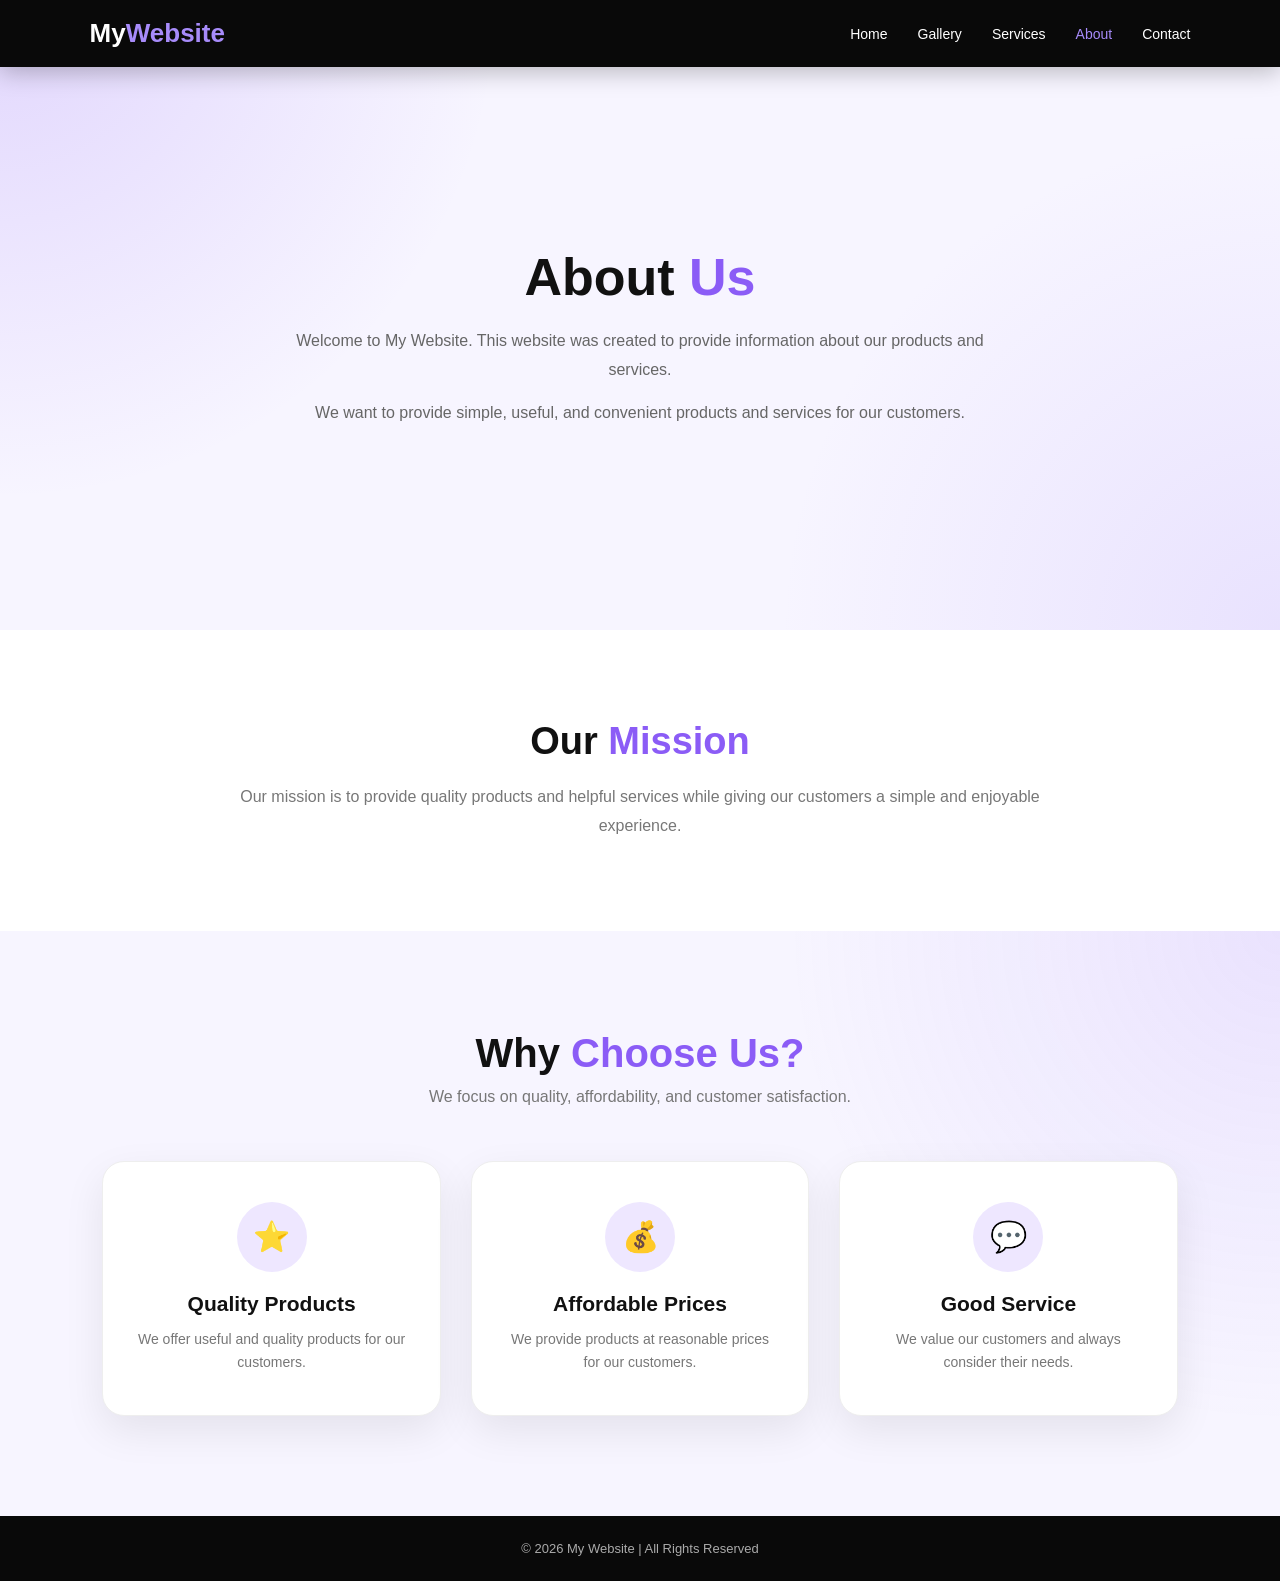
<file: pages/about.html>
<!DOCTYPE html>
<html lang="en">

<head>
    <meta charset="UTF-8">
    <meta name="viewport" content="width=device-width, initial-scale=1.0">

    <title>About | My Website</title>

    <style>

        * {
            margin: 0;
            padding: 0;
            box-sizing: border-box;
            font-family: Arial, sans-serif;
        }

        body {
            
            background: #f7f5ff;
            color: #222;
        }

        /* ================= NAVBAR ================= */

        header {
            position: fixed;
            top: 0;
            left: 0;
            width: 100%;
            background: #090909;
            padding: 18px 7%;
            z-index: 1000;
            box-shadow: 0 5px 25px rgba(0, 0, 0, 0.25);
        }

        nav {
            display: flex;
            justify-content: space-between;
            align-items: center;
        }

        .logo {
            color: white;
            font-size: 26px;
            font-weight: bold;
        }

        .logo span {
            color: #a78bfa;
        }

        nav ul {
            display: flex;
            list-style: none;
            gap: 30px;
        }

        nav ul li a {
            color: white;
            text-decoration: none;
            font-size: 14px;
            transition: 0.3s;
        }

        nav ul li a:hover,
        nav ul li a.active {
            color: #a78bfa;
        }

        .menu-btn {
            display: none;
            background: none;
            border: none;
            color: white;
            font-size: 28px;
            cursor: pointer;
        }


        /* ================= ABOUT HERO ================= */

        .about {
            min-height: 70vh;
            padding: 160px 8% 100px;

            display: flex;
            flex-direction: column;
            justify-content: center;
            align-items: center;

            text-align: center;

            background:
                radial-gradient(
                    circle at top left,
                    rgba(139, 92, 246, 0.20),
                    transparent 35%
                ),
                radial-gradient(
                    circle at bottom right,
                    rgba(167, 139, 250, 0.18),
                    transparent 35%
                ),
                #f7f5ff;
        }

        .about h1 {
            font-size: 52px;
            color: #111;
            margin-bottom: 20px;
        }

        .about h1 span {
            color: #8b5cf6;
        }

        .about p {
            max-width: 750px;
            color: #666;
            font-size: 16px;
            line-height: 1.8;
            margin-bottom: 15px;
        }


        /* ================= MISSION ================= */

        .mission {
            padding: 90px 8%;
            text-align: center;
            background: white;
        }

        .mission h2 {
            font-size: 38px;
            color: #111;
            margin-bottom: 20px;
        }

        .mission h2 span {
            color: #8b5cf6;
        }

        .mission p {
            max-width: 800px;
            margin: auto;
            color: #777;
            line-height: 1.8;
            font-size: 16px;
        }


        /* ================= WHY CHOOSE US ================= */

        .why {
            padding: 100px 8%;

            background:
                radial-gradient(
                    circle at top right,
                    rgba(139, 92, 246, 0.12),
                    transparent 35%
                ),
                #f7f5ff;
        }

        .why-title {
            text-align: center;
            margin-bottom: 55px;
        }

        .why-title h2 {
            font-size: 40px;
            color: #111;
            margin-bottom: 12px;
        }

        .why-title h2 span {
            color: #8b5cf6;
        }

        .why-title p {
            color: #777;
        }


        /* ================= CARDS ================= */

        .why-container {
            max-width: 1100px;
            margin: auto;

            display: grid;
            grid-template-columns: repeat(3, 1fr);
            gap: 30px;
        }

        .why-card {
            background: white;
            padding: 40px 30px;

            text-align: center;

            border-radius: 22px;
            border: 1px solid #eee;

            box-shadow:
                0 15px 40px rgba(0, 0, 0, 0.08);

            transition: 0.4s;
        }

        .why-card:hover {
            transform: translateY(-10px);

            border-color: #a78bfa;

            box-shadow:
                0 25px 55px rgba(139, 92, 246, 0.22);
        }

        .icon {
            width: 70px;
            height: 70px;

            margin: 0 auto 20px;

            display: flex;
            justify-content: center;
            align-items: center;

            border-radius: 50%;

            background: #eee7ff;

            font-size: 30px;
        }

        .why-card h3 {
            color: #111;
            font-size: 21px;
            margin-bottom: 12px;
        }

        .why-card p {
            color: #777;
            font-size: 14px;
            line-height: 1.7;
        }


        /* ================= FOOTER ================= */

        footer {
            background: #090909;
            color: #aaa;
            text-align: center;
            padding: 25px;
        }

        footer p {
            font-size: 13px;
        }


        /* ================= MOBILE ================= */

        @media (max-width: 850px) {

            .menu-btn {
                display: block;
            }

            nav ul {
                display: none;

                position: absolute;

                top: 70px;
                right: 7%;

                width: 220px;

                padding: 20px;

                background: #111;

                border-radius: 15px;

                flex-direction: column;

                gap: 20px;
            }

            nav ul.active {
                display: flex;
            }

            .about h1 {
                font-size: 40px;
            }

            .mission h2 {
                font-size: 32px;
            }

            .why-title h2 {
                font-size: 32px;
            }

            .why-container {
                grid-template-columns: 1fr;
                max-width: 500px;
            }
        }

    </style>

</head>

<body>


    <!-- ================= NAVBAR ================= -->

    <header>

        <nav>

            <div class="logo">
                My<span>Website</span>
            </div>

            <button class="menu-btn" onclick="toggleMenu()">
                ☰
            </button>

            <ul id="menu">

                <li>
                    <a href="index.html">
                        Home
                    </a>
                </li>

                <li>
                    <a href="gallery.html">
                        Gallery
                    </a>
                </li>

                <li>
                    <a href="services.html">
                        Services
                    </a>
                </li>

                <li>
                    <a href="about.html" class="active">
                        About
                    </a>
                </li>

                <li>
                    <a href="contact.html">
                        Contact
                    </a>
                </li>

            </ul>

        </nav>

    </header>


    <!-- ================= ABOUT ================= -->

    <section class="about">

        <h1>
            About <span>Us</span>
        </h1>

        <p>
            Welcome to My Website. This website was created to provide
            information about our products and services.
        </p>

        <p>
            We want to provide simple, useful, and convenient products
            and services for our customers.
        </p>

    </section>


    <!-- ================= MISSION ================= -->

    <section class="mission">

        <h2>
            Our <span>Mission</span>
        </h2>

        <p>
            Our mission is to provide quality products and helpful
            services while giving our customers a simple and enjoyable
            experience.
        </p>

    </section>


    <!-- ================= WHY CHOOSE US ================= -->

    <section class="why">

        <div class="why-title">

            <h2>
                Why <span>Choose Us?</span>
            </h2>

            <p>
                We focus on quality, affordability, and customer satisfaction.
            </p>

        </div>


        <div class="why-container">


            <!-- QUALITY -->

            <div class="why-card">

                <div class="icon">
                    ⭐
                </div>

                <h3>
                    Quality Products
                </h3>

                <p>
                    We offer useful and quality products
                    for our customers.
                </p>

            </div>


            <!-- AFFORDABLE -->

            <div class="why-card">

                <div class="icon">
                    💰
                </div>

                <h3>
                    Affordable Prices
                </h3>

                <p>
                    We provide products at reasonable
                    prices for our customers.
                </p>

            </div>


            <!-- SERVICE -->

            <div class="why-card">

                <div class="icon">
                    💬
                </div>

                <h3>
                    Good Service
                </h3>

                <p>
                    We value our customers and always
                    consider their needs.
                </p>

            </div>


        </div>

    </section>


    <!-- ================= FOOTER ================= -->

    <footer>

        <p>
            © 2026 My Website | All Rights Reserved
        </p>

    </footer>


    <!-- ================= JAVASCRIPT ================= -->

    <script>

        function toggleMenu() {

            const menu = document.getElementById("menu");

            menu.classList.toggle("active");

        }

    </script>


</body>

</html>
</file>
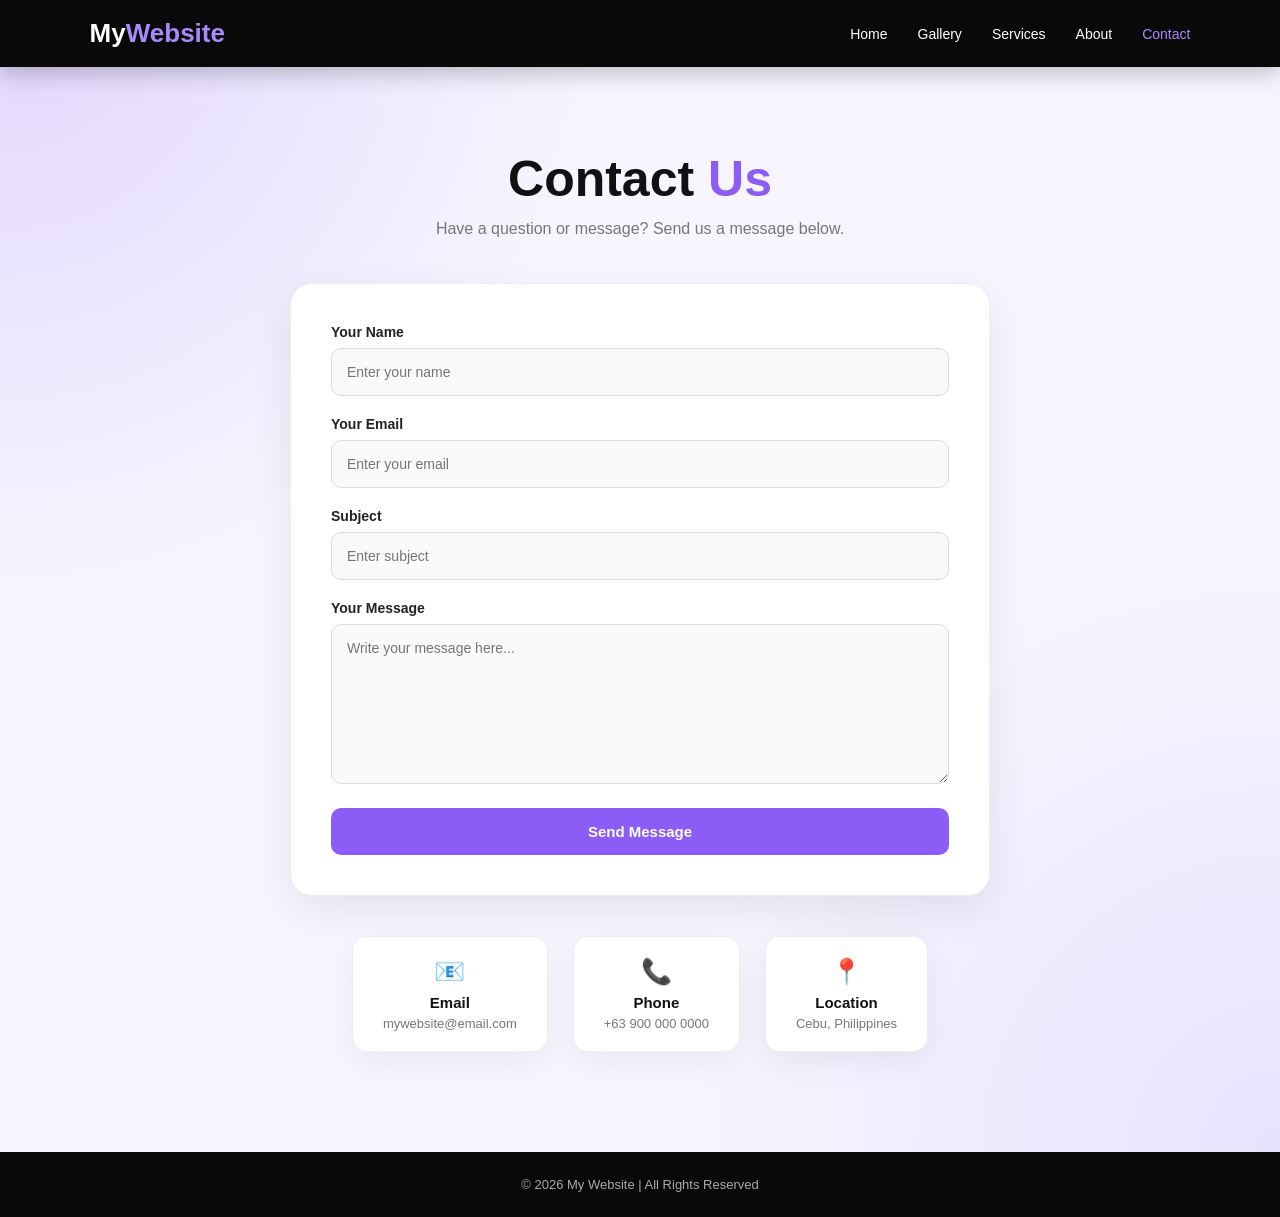
<file: pages/contact.html>
<!DOCTYPE html>
<html lang="en">

<head>
    <meta charset="UTF-8">
    <meta name="viewport" content="width=device-width, initial-scale=1.0">

    <title>Contact | My Website</title>

    <style>

        * {
            margin: 0;
            padding: 0;
            box-sizing: border-box;
            font-family: Arial, sans-serif;
        }

        body {
            background: #f7f5ff;
            color: #222;
        }


        /* ================= NAVBAR ================= */

        header {
            position: fixed;
            top: 0;
            left: 0;
            width: 100%;
            background: #090909;
            padding: 18px 7%;
            z-index: 1000;
            box-shadow: 0 5px 25px rgba(0, 0, 0, 0.25);
        }

        nav {
            display: flex;
            justify-content: space-between;
            align-items: center;
        }

        .logo {
            color: white;
            font-size: 26px;
            font-weight: bold;
        }

        .logo span {
            color: #a78bfa;
        }

        nav ul {
            display: flex;
            list-style: none;
            gap: 30px;
        }

        nav ul li a {
            color: white;
            text-decoration: none;
            font-size: 14px;
            transition: 0.3s;
        }

        nav ul li a:hover,
        nav ul li a.active {
            color: #a78bfa;
        }

        .menu-btn {
            display: none;
            background: none;
            border: none;
            color: white;
            font-size: 28px;
            cursor: pointer;
        }


        /* ================= CONTACT ================= */

        .contact {
            min-height: 100vh;
            padding: 150px 8% 100px;

            display: flex;
            flex-direction: column;
            align-items: center;

            background:
                radial-gradient(
                    circle at top left,
                    rgba(139, 92, 246, 0.20),
                    transparent 35%
                ),
                radial-gradient(
                    circle at bottom right,
                    rgba(167, 139, 250, 0.18),
                    transparent 35%
                ),
                #f7f5ff;
        }

        .contact h1 {
            font-size: 50px;
            color: #111;
            margin-bottom: 12px;
        }

        .contact h1 span {
            color: #8b5cf6;
        }

        .contact-intro {
            color: #777;
            font-size: 16px;
            text-align: center;
            margin-bottom: 45px;
        }


        /* ================= FORM ================= */

        .contact-form {
            width: 100%;
            max-width: 700px;

            background: white;

            padding: 40px;

            border-radius: 22px;

            border: 1px solid #eee;

            box-shadow:
                0 15px 40px rgba(0, 0, 0, 0.08);
        }

        .form-group {
            margin-bottom: 20px;
        }

        .form-group label {
            display: block;
            margin-bottom: 8px;

            color: #222;
            font-size: 14px;
            font-weight: bold;
        }

        .contact-form input,
        .contact-form textarea {
            width: 100%;

            padding: 15px;

            border: 1px solid #ddd;

            border-radius: 10px;

            outline: none;

            font-size: 14px;

            background: #fafafa;

            transition: 0.3s;
        }

        .contact-form input:focus,
        .contact-form textarea:focus {
            border-color: #8b5cf6;

            background: white;

            box-shadow:
                0 0 0 3px rgba(139, 92, 246, 0.10);
        }

        .contact-form textarea {
            min-height: 160px;
            resize: vertical;
        }


        /* ================= BUTTON ================= */

        .send-btn {
            width: 100%;

            padding: 15px;

            border: none;

            border-radius: 10px;

            background: #8b5cf6;

            color: white;

            font-size: 15px;

            font-weight: bold;

            cursor: pointer;

            transition: 0.3s;
        }

        .send-btn:hover {
            background: #6d3eea;

            transform: translateY(-2px);

            box-shadow:
                0 10px 25px rgba(139, 92, 246, 0.30);
        }


        /* ================= CONTACT INFO ================= */

        .contact-info {
            margin-top: 40px;

            display: flex;
            justify-content: center;

            gap: 25px;

            flex-wrap: wrap;
        }

        .info-card {
            background: white;

            padding: 20px 30px;

            border-radius: 15px;

            text-align: center;

            border: 1px solid #eee;

            box-shadow:
                0 10px 30px rgba(0, 0, 0, 0.06);
        }

        .info-card .icon {
            font-size: 25px;
            margin-bottom: 8px;
        }

        .info-card h3 {
            font-size: 15px;
            color: #111;
            margin-bottom: 5px;
        }

        .info-card p {
            font-size: 13px;
            color: #777;
        }


        /* ================= FOOTER ================= */

        footer {
            background: #090909;

            color: #aaa;

            text-align: center;

            padding: 25px;
        }

        footer p {
            font-size: 13px;
        }


        /* ================= MOBILE ================= */

        @media (max-width: 850px) {

            .menu-btn {
                display: block;
            }

            nav ul {
                display: none;

                position: absolute;

                top: 70px;
                right: 7%;

                width: 220px;

                padding: 20px;

                background: #111;

                border-radius: 15px;

                flex-direction: column;

                gap: 20px;
            }

            nav ul.active {
                display: flex;
            }

            .contact h1 {
                font-size: 40px;
            }

            .contact-form {
                padding: 25px;
            }

            .contact-info {
                flex-direction: column;
                width: 100%;
                max-width: 500px;
            }

        }

    </style>

</head>

<body>


    <!-- ================= NAVBAR ================= -->

    <header>

        <nav>

            <div class="logo">
                My<span>Website</span>
            </div>

            <button class="menu-btn" onclick="toggleMenu()">
                ☰
            </button>

            <ul id="menu">

                <li>
                    <a href="index.html">
                        Home
                    </a>
                </li>

                <li>
                    <a href="gallery.html">
                        Gallery
                    </a>
                </li>

                <li>
                    <a href="services.html">
                        Services
                    </a>
                </li>

                <li>
                    <a href="about.html">
                        About
                    </a>
                </li>

                <li>
                    <a href="contact.html" class="active">
                        Contact
                    </a>
                </li>

            </ul>

        </nav>

    </header>


    <!-- ================= CONTACT ================= -->

    <section class="contact">

        <h1>
            Contact <span>Us</span>
        </h1>

        <p class="contact-intro">
            Have a question or message? Send us a message below.
        </p>


        <!-- FORM -->

        <form class="contact-form" id="contactForm">

            <div class="form-group">

                <label for="name">
                    Your Name
                </label>

                <input
                    type="text"
                    id="name"
                    placeholder="Enter your name"
                    required
                >

            </div>


            <div class="form-group">

                <label for="email">
                    Your Email
                </label>

                <input
                    type="email"
                    id="email"
                    placeholder="Enter your email"
                    required
                >

            </div>


            <div class="form-group">

                <label for="subject">
                    Subject
                </label>

                <input
                    type="text"
                    id="subject"
                    placeholder="Enter subject"
                    required
                >

            </div>


            <div class="form-group">

                <label for="message">
                    Your Message
                </label>

                <textarea
                    id="message"
                    placeholder="Write your message here..."
                    required
                ></textarea>

            </div>


            <button type="submit" class="send-btn">
                Send Message
            </button>

        </form>


        <!-- CONTACT INFO -->

        <div class="contact-info">

            <div class="info-card">

                <div class="icon">
                    📧
                </div>

                <h3>
                    Email
                </h3>

                <p>
                    mywebsite@email.com
                </p>

            </div>


            <div class="info-card">

                <div class="icon">
                    📞
                </div>

                <h3>
                    Phone
                </h3>

                <p>
                    +63 900 000 0000
                </p>

            </div>


            <div class="info-card">

                <div class="icon">
                    📍
                </div>

                <h3>
                    Location
                </h3>

                <p>
                    Cebu, Philippines
                </p>

            </div>

        </div>

    </section>


    <!-- ================= FOOTER ================= -->

    <footer>

        <p>
            © 2026 My Website | All Rights Reserved
        </p>

    </footer>


    <!-- ================= JAVASCRIPT ================= -->

    <script>

        function toggleMenu() {

            const menu = document.getElementById("menu");

            menu.classList.toggle("active");

        }


        document.getElementById("contactForm").addEventListener("submit", function(event) {

            event.preventDefault();

            alert("Thank you! Your message has been sent.");

            this.reset();

        });

    </script>


</body>

</html>
</file>
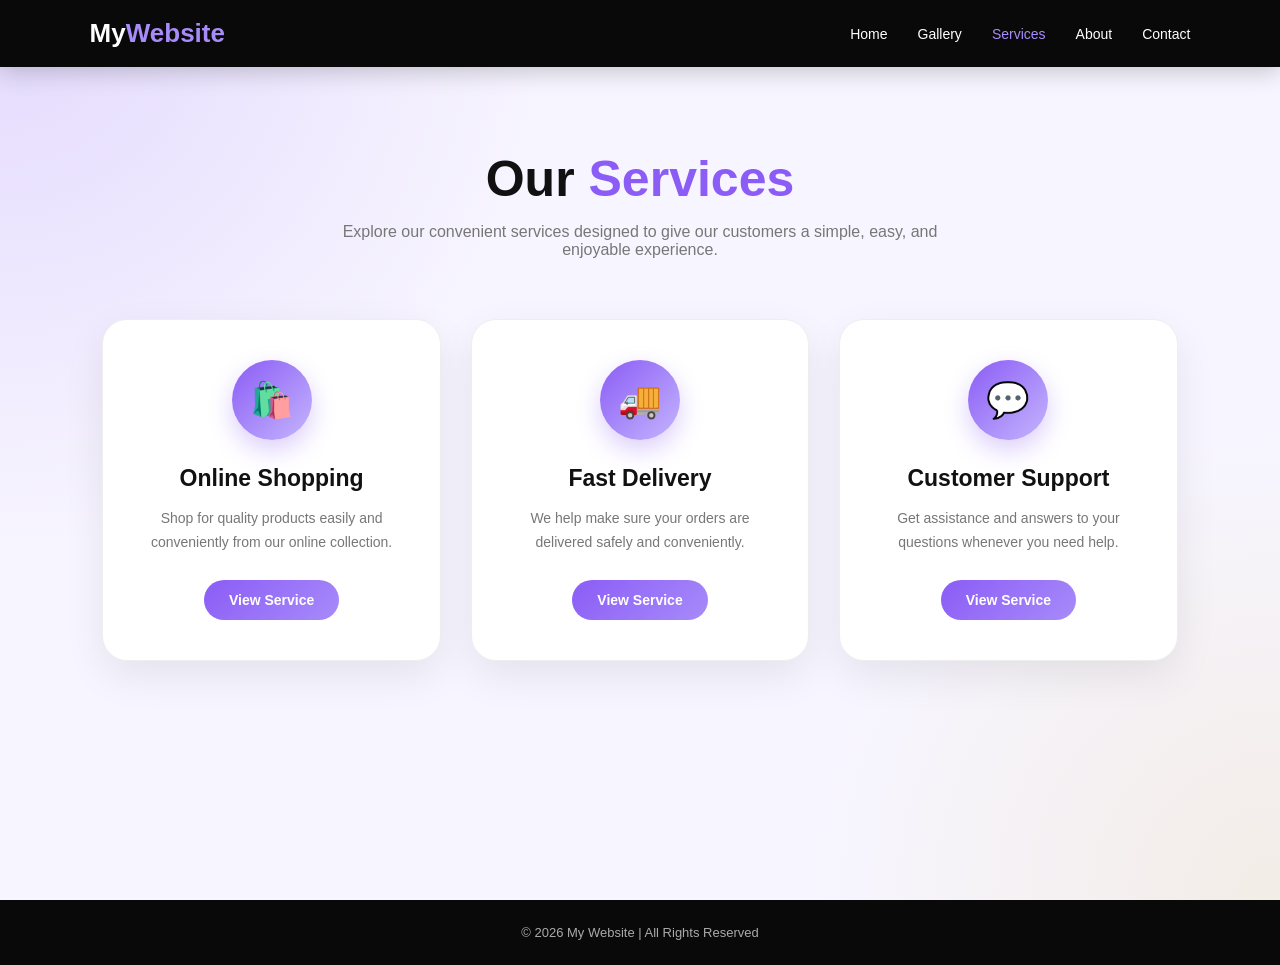
<file: pages/services.html>
<!DOCTYPE html>
<html lang="en">

<head>
    <meta charset="UTF-8">
    <meta name="viewport" content="width=device-width, initial-scale=1.0">

    <title>Services | My Website</title>

    <style>

        * {
            margin: 0;
            padding: 0;
            box-sizing: border-box;
            font-family: Arial, sans-serif;
        }

        body {
            background: #f5f3ff;
            color: #222;
        }

        /* NAVBAR */

        header {
            position: fixed;
            top: 0;
            left: 0;
            width: 100%;
            background: #090909;
            padding: 18px 7%;
            z-index: 1000;
            box-shadow: 0 5px 25px rgba(0,0,0,0.2);
        }

        nav {
            display: flex;
            justify-content: space-between;
            align-items: center;
        }

        .logo {
            color: white;
            font-size: 26px;
            font-weight: bold;
        }

        .logo span {
            color: #a78bfa;
        }

        nav ul {
            display: flex;
            list-style: none;
            gap: 30px;
        }

        nav ul li a {
            color: white;
            text-decoration: none;
            font-size: 14px;
            transition: 0.3s;
        }

        nav ul li a:hover,
        nav ul li a.active {
            color: #a78bfa;
        }

        .menu-btn {
            display: none;
            background: none;
            border: none;
            color: white;
            font-size: 28px;
            cursor: pointer;
        }


        /* SERVICES */

        .services {
            min-height: 100vh;
            padding: 150px 8% 100px;

            background:
                radial-gradient(
                    circle at top left,
                    rgba(139,92,246,0.18),
                    transparent 35%
                ),
                radial-gradient(
                    circle at bottom right,
                    rgba(212,175,55,0.12),
                    transparent 30%
                ),
                #f7f5ff;
        }

        .services-title {
            text-align: center;
            margin-bottom: 60px;
        }

        .services-title h1 {
            font-size: 50px;
            color: #111;
            margin-bottom: 15px;
        }

        .services-title h1 span {
            color: #8b5cf6;
        }

        .services-title p {
            color: #777;
            max-width: 600px;
            margin: auto;
            font-size: 16px;
        }


        /* SERVICE CARDS */

        .service-container {
            max-width: 1100px;
            margin: auto;

            display: grid;
            grid-template-columns: repeat(3, 1fr);
            gap: 30px;
        }

        .service {
            position: relative;

            background: white;
            padding: 40px 30px;

            border-radius: 25px;

            text-align: center;

            border: 1px solid #eee;

            box-shadow:
                0 15px 40px rgba(0,0,0,0.08);

            transition: 0.4s;
        }

        .service:hover {
            transform: translateY(-12px);

            box-shadow:
                0 25px 55px rgba(139,92,246,0.2);

            border-color: #a78bfa;
        }


        /* ICON */

        .service-icon {
            width: 80px;
            height: 80px;

            margin: 0 auto 25px;

            display: flex;
            justify-content: center;
            align-items: center;

            border-radius: 50%;

            background: linear-gradient(
                135deg,
                #8b5cf6,
                #c4b5fd
            );

            font-size: 35px;

            box-shadow:
                0 10px 25px rgba(139,92,246,0.3);

            transition: 0.4s;
        }

        .service:hover .service-icon {
            transform: rotate(8deg) scale(1.1);
        }


        /* TEXT */

        .service h2 {
            font-size: 23px;
            margin-bottom: 15px;
            color: #111;
        }

        .service p {
            color: #777;
            font-size: 14px;
            line-height: 1.7;
            margin-bottom: 25px;
        }


        /* BUTTON */

        .service button {
            padding: 12px 25px;

            border: none;
            border-radius: 30px;

            background: linear-gradient(
                135deg,
                #8b5cf6,
                #a78bfa
            );

            color: white;

            font-size: 14px;
            font-weight: bold;

            cursor: pointer;

            transition: 0.3s;
        }

        .service button:hover {
            transform: translateY(-3px);

            box-shadow:
                0 10px 25px rgba(139,92,246,0.35);
        }


        /* MODAL */

        .modal {
            display: none;

            position: fixed;

            top: 0;
            left: 0;

            width: 100%;
            height: 100%;

            background: rgba(0,0,0,0.75);

            justify-content: center;
            align-items: center;

            padding: 20px;

            z-index: 2000;
        }

        .modal-content {
            position: relative;

            background: white;

            width: 100%;
            max-width: 500px;

            padding: 45px 35px;

            border-radius: 25px;

            text-align: center;

            animation: popup 0.3s ease;
        }

        @keyframes popup {

            from {
                opacity: 0;
                transform: scale(0.8);
            }

            to {
                opacity: 1;
                transform: scale(1);
            }

        }

        .close {
            position: absolute;

            top: 15px;
            right: 20px;

            width: 35px;
            height: 35px;

            border: none;

            border-radius: 50%;

            background: #eee;

            font-size: 22px;

            cursor: pointer;
        }

        .close:hover {
            background: #8b5cf6;
            color: white;
        }

        .modal-content h2 {
            color: #8b5cf6;
            margin-bottom: 15px;
        }

        .modal-content p {
            color: #666;
            line-height: 1.7;
            margin-bottom: 25px;
        }


        /* FOOTER */

        footer {
            background: #090909;
            color: #aaa;

            text-align: center;

            padding: 25px;
        }

        footer p {
            font-size: 13px;
        }


        /* MOBILE */

        @media (max-width: 850px) {

            .menu-btn {
                display: block;
            }

            nav ul {
                display: none;

                position: absolute;

                top: 70px;
                right: 7%;

                width: 220px;

                padding: 20px;

                background: #111;

                border-radius: 15px;

                flex-direction: column;

                gap: 20px;
            }

            nav ul.active {
                display: flex;
            }

            .service-container {
                grid-template-columns: 1fr;
                max-width: 500px;
            }

            .services-title h1 {
                font-size: 38px;
            }

        }

    </style>
</head>


<body>


<!-- NAVBAR -->

<header>

    <nav>

        <div class="logo">
            My<span>Website</span>
        </div>

        <button class="menu-btn" onclick="toggleMenu()">
            ☰
        </button>

        <ul id="menu">

            <li>
                <a href="index.html">
                    Home
                </a>
            </li>

            <li>
                <a href="gallery.html">
                    Gallery
                </a>
            </li>

            <li>
                <a href="services.html" class="active">
                    Services
                </a>
            </li>

            <li>
                <a href="about.html">
                    About
                </a>
            </li>

            <li>
                <a href="contact.html">
                    Contact
                </a>
            </li>

        </ul>

    </nav>

</header>


<!-- SERVICES -->

<section class="services">

    <div class="services-title">

        <h1>
            Our <span>Services</span>
        </h1>

        <p>
            Explore our convenient services designed to give
            our customers a simple, easy, and enjoyable experience.
        </p>

    </div>


    <div class="service-container">


        <!-- SERVICE 1 -->

        <div class="service">

            <div class="service-icon">
                🛍️
            </div>

            <h2>
                Online Shopping
            </h2>

            <p>
                Shop for quality products easily and conveniently
                from our online collection.
            </p>

            <button
                onclick="showService(
                'Online Shopping',
                'Our online shopping service allows customers to browse and purchase products easily and conveniently.'
                )">

                View Service

            </button>

        </div>


        <!-- SERVICE 2 -->

        <div class="service">

            <div class="service-icon">
                🚚
            </div>

            <h2>
                Fast Delivery
            </h2>

            <p>
                We help make sure your orders are delivered
                safely and conveniently.
            </p>

            <button
                onclick="showService(
                'Fast Delivery',
                'Our delivery service helps customers receive their orders safely and conveniently.'
                )">

                View Service

            </button>

        </div>


        <!-- SERVICE 3 -->

        <div class="service">

            <div class="service-icon">
                💬
            </div>

            <h2>
                Customer Support
            </h2>

            <p>
                Get assistance and answers to your questions
                whenever you need help.
            </p>

            <button
                onclick="showService(
                'Customer Support',
                'Our customer support service is available to help answer questions and concerns.'
                )">

                View Service

            </button>

        </div>


    </div>

</section>


<!-- MODAL -->

<div class="modal" id="serviceModal">

    <div class="modal-content">

        <button
            class="close"
            onclick="closeService()">

            ×

        </button>

        <h2 id="serviceTitle">
            Service
        </h2>

        <p id="serviceDescription">
            Description
        </p>

        <button
            onclick="closeService()"
            style="
                padding:12px 28px;
                border:none;
                border-radius:30px;
                background:#8b5cf6;
                color:white;
                cursor:pointer;
            ">

            Close

        </button>

    </div>

</div>


<!-- FOOTER -->

<footer>

    <p>
        © 2026 My Website | All Rights Reserved
    </p>

</footer>


<script>

    /* MOBILE MENU */

    function toggleMenu() {

        const menu = document.getElementById("menu");

        menu.classList.toggle("active");

    }


    /* SERVICE POPUP */

    function showService(title, description) {

        document.getElementById("serviceTitle").textContent = title;

        document.getElementById("serviceDescription").textContent = description;

        document.getElementById("serviceModal").style.display = "flex";

    }


    /* CLOSE POPUP */

    function closeService() {

        document.getElementById("serviceModal").style.display = "none";

    }


    /* CLOSE WHEN CLICKING OUTSIDE */

    window.onclick = function(event) {

        const modal = document.getElementById("serviceModal");

        if (event.target === modal) {

            closeService();

        }

    }

</script>


</body>

</html>
</file>
